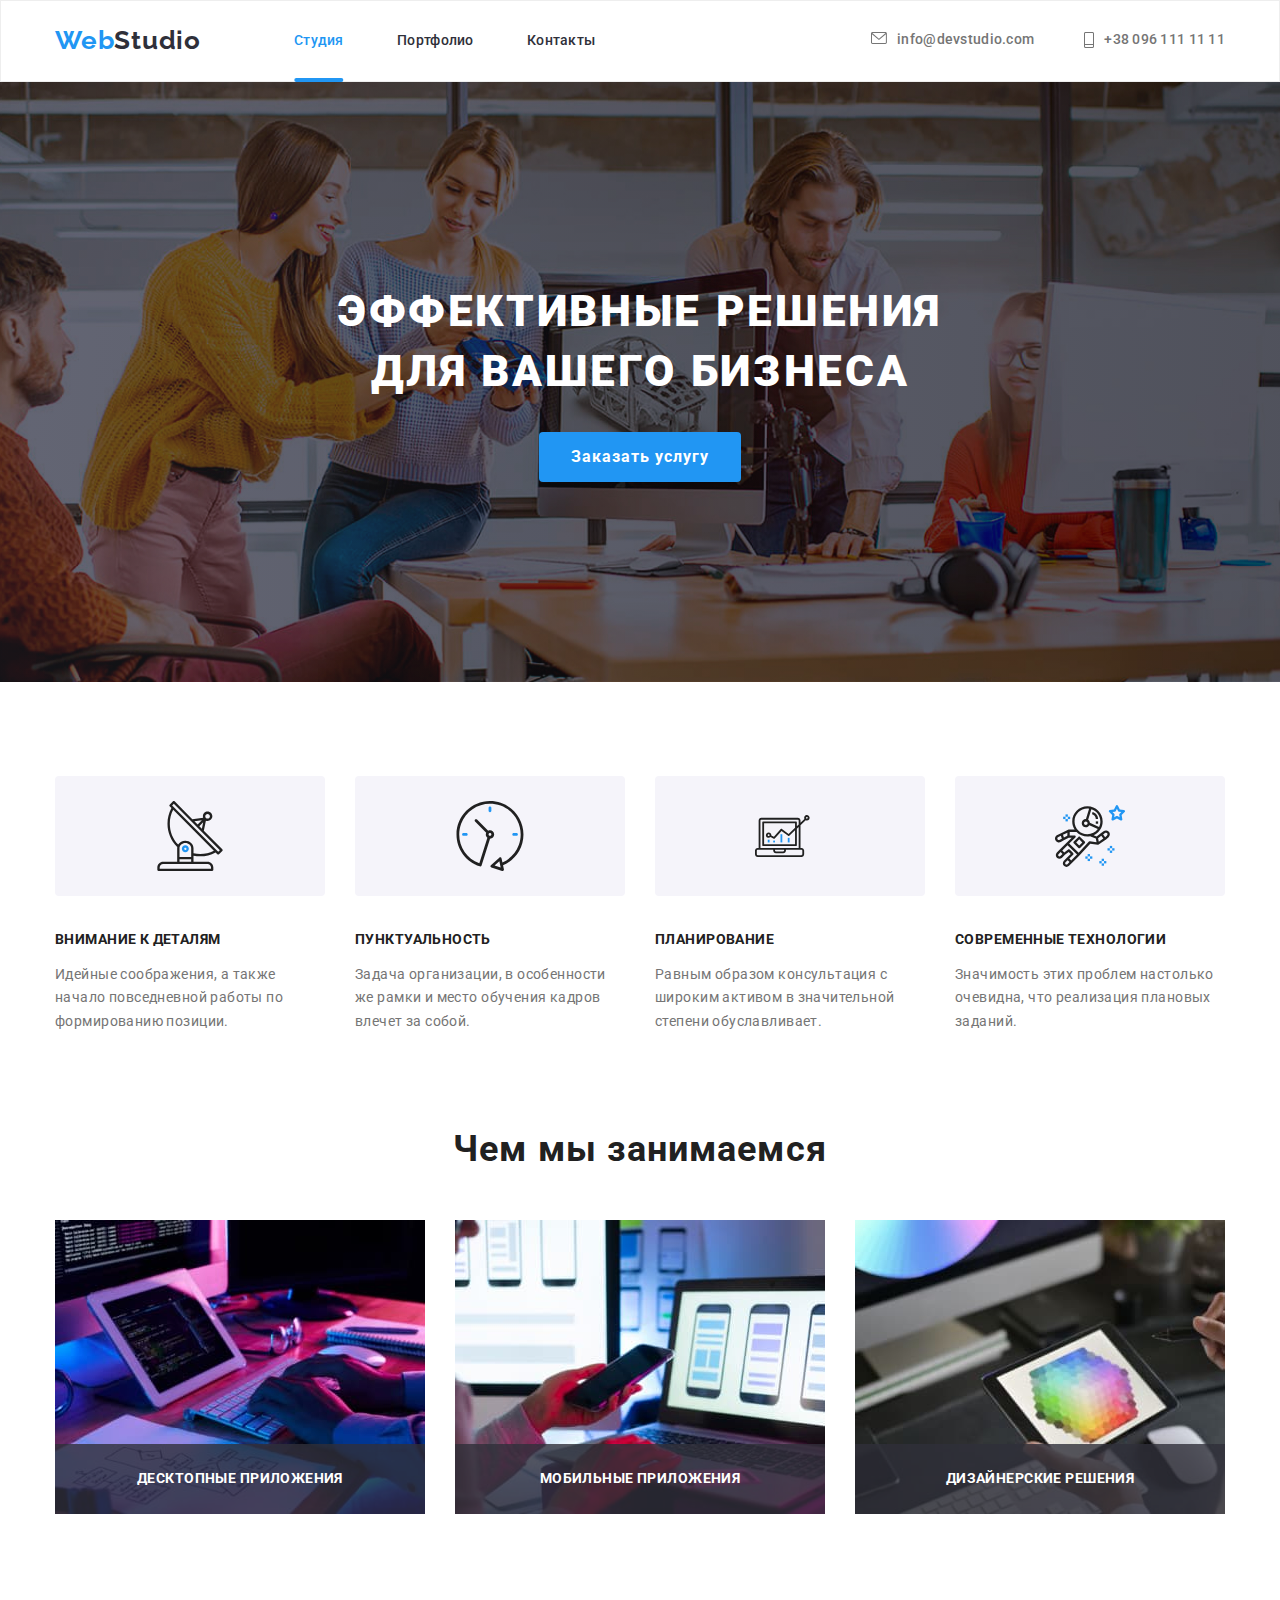
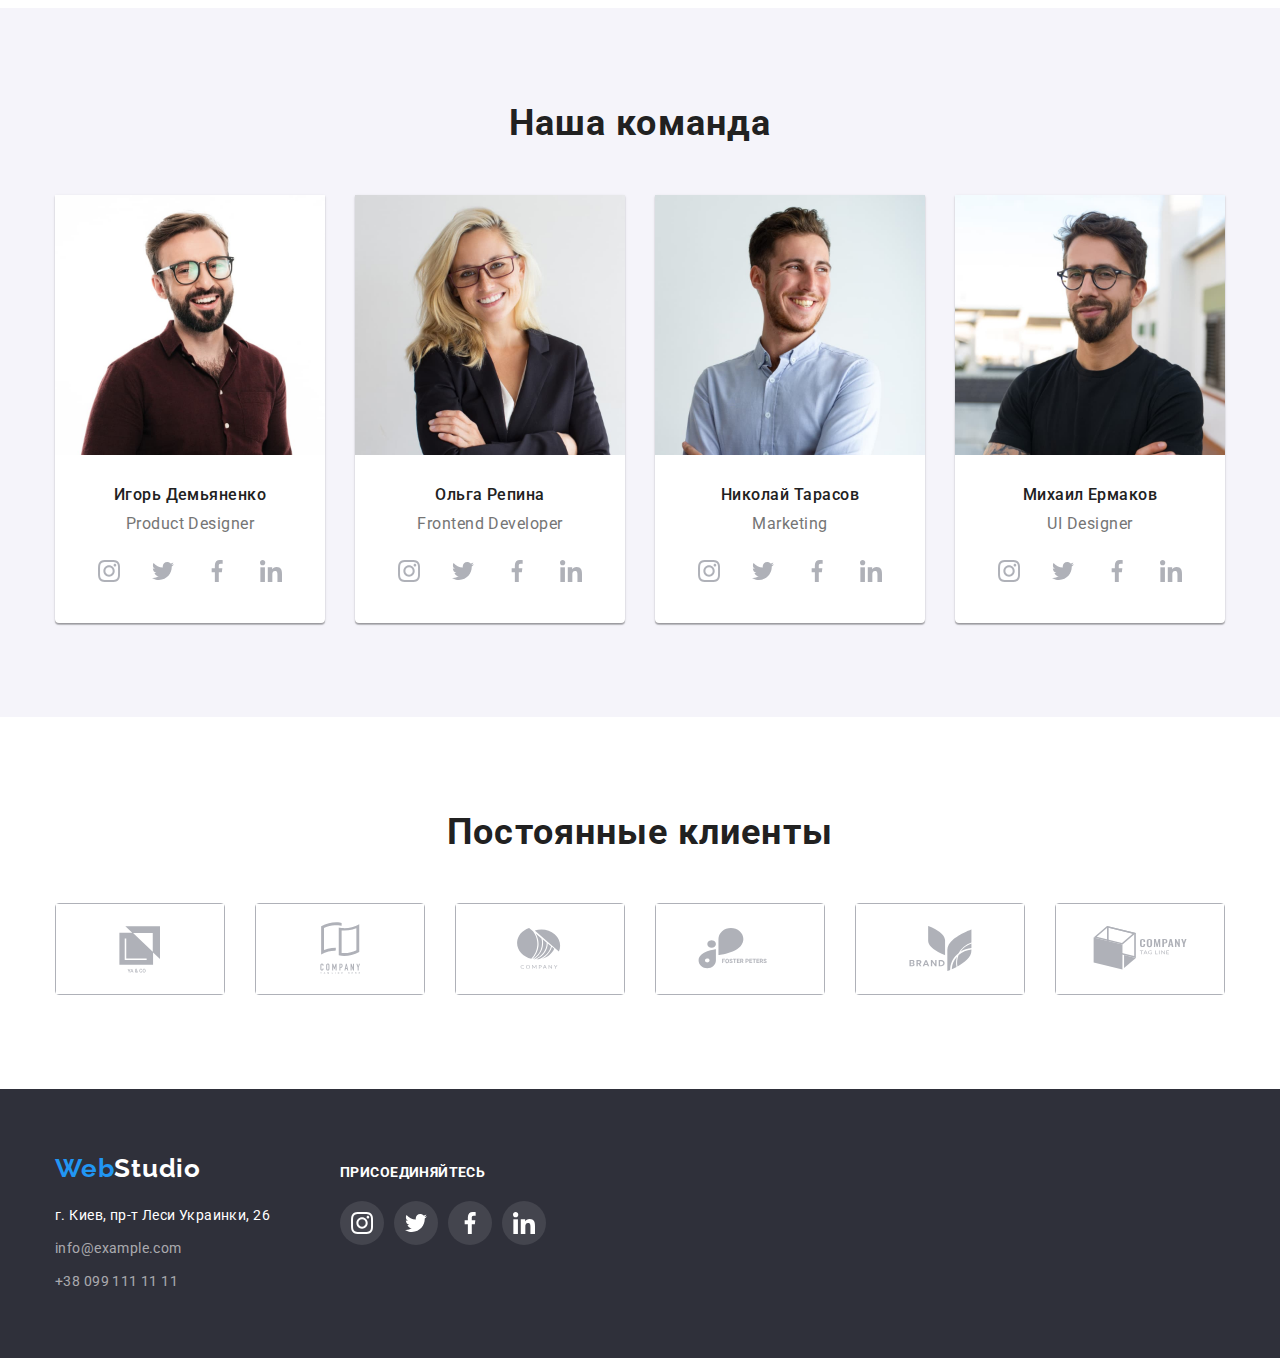
<file: index.html>
<!DOCTYPE html>

<html lang="ru">

    <head>
        <meta charset="UTF-8">
        <meta name="viewport" content="width-device-width, initial-scale-1.0">
        <link rel="preconnect" href="https://fonts.googleapis.com">
        <link rel="preconnect" href="https://fonts.gstatic.com" crossorigin>
        <link href="https://fonts.googleapis.com/css2?family=Raleway:wght@400;500;700;900&family=Roboto:wght@400;500;700;900&display=swap"
        rel="stylesheet">
        <link rel="stylesheet" href="https://cdnjs.cloudflare.com/ajax/libs/modern-normalize/1.1.0/modern-normalize.min.css" />
        <link rel="stylesheet" href="css/styles.css">
        <title>Homework 4</title>
            
    </head>

    <body>
        
        <header class="topline">
            
            <div class="conteiner">
                <a href="" class="logo" ><span class="bluewords">Web</span><span class="blackwords">Studio</span></a>
                <nav class="topline-nav">
                    
                    <ul class="menu-nav">
                        <li class = "item-nav"> 
                            
                                <a class="current-page first-page" href="./index.html">Студия</a></li>
                                
                        <li class = "item-nav"> <a class ="page" href="./potrfolio.html">Портфолио</a></li>
                        <li class = "item-nav"> <a class ="page" href="https://goo.gl/maps/EKqUcqqfUvBnX7aQ7">Контакты</a></li>
                    </ul>
                </nav>
                
                <ul class="menu-nav-address">
                    <li class = "item-nav">
                       
                        <a class ="contact" href="mailto:info@devstudio.com">
                            <svg class="icon-contact-mail" width="16px" height="12px">
                                <use href="./images/icons.svg#icon-mail"></use>
                            </svg>info@devstudio.com
                        </a>
                    </li>

                    <li class = "item-nav">
                        <a class ="contact" href="tel:+380961111111">
                            <svg class="icon-contact" width="10px" height="16px">
                                <use href="./images/icons.svg#icon-phone"></use>
                            </svg>+38 096 111 11 11
                        </a>
                    </li>
                        
                </ul>
            </div>
        </header>
     
        <main class="main">
            <section class="main-top" >
                <div class="conteiner">
                    <h1 class= "tittle-big">Эффективные решения для вашего бизнеса</h1>
                    <button class="button" type="button" data-modal-open>Заказать услугу</button>
                </div>
            </section>
            
            <section class="main-benefits section">
                <div class="conteiner">
                    <h2 class="hidden-tittle">Наши приимущества</h2>
                    <ul class="menu-main-nav">
                        <li class="item-benefits">
                            <div class="icon-item">
                                <svg  width="70" height="70">
                                    <use href="./images/icons.svg#icon-plate"></use>
                                </svg>
                            </div>
                            <h3 class="item-benefits-tittle">Внимание к деталям</h3>
                            <p class="item-benefits-content">Идейные соображения, а также начало повседневной работы по формированию
                                позиции.</p>
                        </li>
                        <li class="item-benefits">
                            <div class="icon-item">
                                <svg width="70" height="70">
                                    <use href="./images/icons.svg#icon-time"></use>
                                </svg>
                            </div>
                            <h3 class="item-benefits-tittle">Пунктуальность</h3>
                            <p class="item-benefits-content">Задача организации, в особенности же рамки и место обучения кадров
                                влечет за собой.</p>
                        </li>
                        <li class="item-benefits">
                            <div class="icon-item">
                                <svg  width="70" height="70">
                                    <use href="./images/icons.svg#icon-diagram"></use>
                                </svg>
                            </div>
                            <h3 class="item-benefits-tittle">Планирование</h3>
                            <p class="item-benefits-content">Равным образом консультация с широким активом в значительной степени
                                обуславливает.</p>
                        </li>
                        <li class="item-benefits">
                            <div class="icon-item">
                                <svg  width="70" height="70">
                                    <use href="./images/icons.svg#icon-astronaut"></use>
                                </svg>
                            </div>
                            <h3 class="item-benefits-tittle">Современные технологии</h3>
                            <p class="item-benefits-content">Значимость этих проблем настолько очевидна, что реализация плановых
                                заданий.</p>
                        </li>
                    </ul>
                </div>
            </section>


            <section class="main-our-work section">
                <div class="conteiner">
                    <h2 class= "tittle-small"> Чем мы занимаемся</h2>
                    
                    <ul class="menu-main-nav">
                        <li class = "item-work">
                            <div class="thumb">
                                <img class ="picture" src="images/img1.jpg"  alt="descktop app">
                                <p class="label">Десктопные приложения</p>
                            </div>
                        </li>
                        <li class = "item-work">
                            <div class="thumb">
                                <img class ="picture" src="images/img2.jpg"  alt="mobile app">
                                <p class="label">Мобильные приложения</p>
                            </div>
                        </li>
                        <li class = "item-work">
                            <div class="thumb">
                                <img class="picture" src="images/img3.jpg" alt="web design">
                                <p class="label">Дизайнерские решения</p>
                            </div>
                        </li>
                    
                    </ul>
                </div>
            
            </section>
            <section class="main-our-team section">
                <div class="conteiner">
                    <h2 class= "tittle-small">Наша команда</h2>
                        <ul class="menu-main-nav">
                            <li class = "item-worker">
                            <img class ="picture" src="images/photo1.jpg" width="270" height="260" alt="Product Designer">
                            <h3 class = "item-worker-name">Игорь Демьяненко</h3>
                                <p class="item-worker-type">Product Designer</p>
                                <ul class = "social-list">
                                    <li class="social-item">
                                        <a href="" class="button-social">
                                            <svg class="icon-social-item"  width="44x" height="44x">
                                                <use href="./images/icons.svg#icon-instagram"></use>
                                            </svg>
                                        </a>
                                    </li>
                                    <li class="social-item">
                                        <a href="" class="button-social">
                                            <svg class="icon-social-item" width="44px" height="44px" >
                                                <use href="./images/icons.svg#icon-twitter"></use>
                                            </svg>
                                        </a>
                                    </li>
                                    <li class="social-item">
                                        <a href="" class="button-social">
                                            <svg class="icon-social-item" width="44x" height="44x" >
                                                <use href="./images/icons.svg#icon-facebook"></use>
                                            </svg>
                                        </a>
                                    </li>
                                    <li class="social-item">
                                        <a href="" class="button-social">
                                            <svg class="icon-social-item" width="44x" height="44x" >
                                                <use href="./images/icons.svg#icon-linkedin"></use>
                                            </svg>
                                        </a>
                                    </li>
                                </ul>
                            </li>
                        <li class = "item-worker">
                        <img class ="picture" src="images/photo2.jpg" width="270" height="260" alt="Frontend Develope">
                            <h3 class = "item-worker-name">Ольга Репина</h3>
                            <p class="item-worker-type">Frontend Developer</p>
                            <ul class="social-list">
                                <li class="social-item">
                                    <a href="" class="button-social">
                                        <svg class="icon-social-item" width="44x" height="44x">
                                            <use href="./images/icons.svg#icon-instagram"></use>
                                        </svg>
                                    </a>
                                </li>
                                <li class="social-item">
                                    <a href="" class="button-social">
                                        <svg class="icon-social-item" width="44px" height="44px">
                                            <use href="./images/icons.svg#icon-twitter"></use>
                                        </svg>
                                    </a>
                                </li>
                                <li class="social-item">
                                    <a href="" class="button-social">
                                        <svg class="icon-social-item" width="44x" height="44x">
                                            <use href="./images/icons.svg#icon-facebook"></use>
                                        </svg>
                                    </a>
                                </li>
                                <li class="social-item">
                                    <a href="" class="button-social">
                                        <svg class="icon-social-item" width="44x" height="44x">
                                            <use href="./images/icons.svg#icon-linkedin"></use>
                                        </svg>
                                    </a>
                                </li>
                            </ul>
                        </li>    
                        <li class = "item-worker">
                        <img class ="picture" src="images/photo3.jpg" width="270" height="260" alt="Marketing">
                            <h3 class = "item-worker-name">Николай Тарасов</h3>
                            <p class="item-worker-type">Marketing</p>
                            <ul class="social-list">
                                <li class="social-item">
                                    <a href="" class="button-social">
                                        <svg class="icon-social-item" width="44x" height="44x">
                                            <use href="./images/icons.svg#icon-instagram"></use>
                                        </svg>
                                    </a>
                                </li>
                                <li class="social-item">
                                    <a href="" class="button-social">
                                        <svg class="icon-social-item" width="44px" height="44px">
                                            <use href="./images/icons.svg#icon-twitter"></use>
                                        </svg>
                                    </a>
                                </li>
                                <li class="social-item">
                                    <a href="" class="button-social">
                                        <svg class="icon-social-item" width="44x" height="44x">
                                            <use href="./images/icons.svg#icon-facebook"></use>
                                        </svg>
                                    </a>
                                </li>
                                <li class="social-item">
                                    <a href="" class="button-social">
                                        <svg class="icon-social-item" width="44x" height="44x">
                                            <use href="./images/icons.svg#icon-linkedin"></use>
                                        </svg>
                                    </a>
                                </li>
                            </ul>
                        </li>
                        <li class = "item-worker">
                        <img class ="picture" src="images/photo4.jpg" width="270" height="260" alt="UI Designer">
                            <h3 class = "item-worker-name">Михаил Ермаков</h3>
                            <p class="item-worker-type">UI Designer</p>
                            <ul class="social-list">
                                <li class="social-item">
                                    <a href="" class="button-social">
                                        <svg class="icon-social-item" width="44x" height="44x">
                                            <use href="./images/icons.svg#icon-instagram"></use>
                                        </svg>
                                    </a>
                                </li>
                                <li class="social-item">
                                    <a href="" class="button-social">
                                        <svg class="icon-social-item" width="44px" height="44px">
                                            <use href="./images/icons.svg#icon-twitter"></use>
                                        </svg>
                                    </a>
                                </li>
                                <li class="social-item">
                                    <a href="" class="button-social">
                                        <svg class="icon-social-item" width="44x" height="44x">
                                            <use href="./images/icons.svg#icon-facebook"></use>
                                        </svg>
                                    </a>
                                </li>
                                <li class="social-item">
                                    <a href="" class="button-social">
                                        <svg class="icon-social-item" width="44x" height="44x">
                                            <use href="./images/icons.svg#icon-linkedin"></use>
                                        </svg>
                                    </a>
                                </li>
                            </ul>
                        </li>
                    </ul>
                </div>
            </section>

            <section class="main-clients section">
                <div class="conteiner">
                    <h2 class="tittle-small">Постоянные клиенты</h2>
                    <ul class="menu-main-nav">
                        <li class="item-client">
                            <a href="" class="button-client">
                                <svg class="icon-client" width="170px" height="92px">
                                    <use href="./images/icons.svg#icon-client-1"></use>
                                </svg>
                            </a>
                             
                        </li>
                        <li class="item-client">
                            <a href="" class="button-client">
                                <svg class="icon-client" width="170px" height="92px">
                                    <use href="./images/icons.svg#icon-client-2"></use>
                                </svg>
                            </a>
                        </li>
                        <li class="item-client">
                            <a href="" class="button-client">
                                <svg class="icon-client" width="170px" height="92px">
                                    <use href="./images/icons.svg#icon-client-3"></use>
                                </svg>
                            </a>
                        </li>
                        <li class="item-client">
                            <a href="" class="button-client">
                                <svg class="icon-client" width="170px" height="92px">
                                    <use href="./images/icons.svg#icon-client-4"></use>
                                </svg>
                            </a>
                        </li>
                        <li class="item-client">
                            <a href="" class="button-client">
                                <svg class="icon-client" width="170px" height="92px">
                                    <use href="./images/icons.svg#icon-client-5"></use>
                                </svg>
                            </a>
                        </li>
                        <li class="item-client">
                            <a href="" class="button-client">
                                <svg class="icon-client" width="170px" height="92px">
                                    <use href="./images/icons.svg#icon-client-6"></use>
                                </svg>
                            </a>
                        </li>
                    </ul>
                </div>
            </section>
            
        </main>
        <footer class="footer">
            <div class="conteiner">
                
               
                <div class="footer-company">
                    <a href="" class = "logo"><span class="bluewords">Web</span><span class="whitewords">Studio</span></a> 
                    <address class="address-footer">
                        <ul class="menu-nav">
                            <li class = "item-footer">
                                <a class = "st-footer-address" href="https://goo.gl/maps/EKqUcqqfUvBnX7aQ7">г. Киев, пр-т Леси Украинки, 26</a>
                            </li>
                            <li class = "item-footer">
                                <a class = "st-footer" href="mailto:info@example.com">info@example.com</a>
                            </li>
                            <li class = "item-footer">
                                <a class = "st-footer" href="tel:+380991111111">+38 099 111 11 11</a>
                            </li>
                        </ul>
                    </address>
                </div>
            
            
                <div class="footer-social">
                    <p class="tittle-footer">Присоединяйтесь</p>
                    
                    <ul class="social-list">
                        <li class="social-item">
                            <a href="" class="button-social">
                                <svg class="icon-social-item" width="44px" height="44px">
                                    <use href="./images/icons.svg#icon-instagram"></use>
                                </svg>
                            </a>
                        </li>
                        <li class="social-item">
                            <a href="" class="button-social">
                                <svg class="icon-social-item" width="44px" height="44px">
                                    <use href="./images/icons.svg#icon-twitter"></use>
                                </svg>
                            </a>
                        </li>
                        <li class="social-item">
                            <a href="" class="button-social">
                                <svg class="icon-social-item" width="44px" height="44px">
                                    <use href="./images/icons.svg#icon-facebook"></use>
                                </svg>
                            </a>
                        </li>
                        <li class="social-item">
                            <a href="" class="button-social">
                                <svg class="icon-social-item" width="44px" height="44px">
                                    <use href="./images/icons.svg#icon-linkedin"></use>
                                </svg>
                            </a>
                        </li>
                    </ul>
                </div>
                    
            </div>    
        </footer>
       
       <div class="backdrop is-hidden" data-modal>
            <div class="conteiner">
                <div class="modal">
                    <button class="modal-close-button" type="button" data-modal-close>
                        <svg class="icon-close" width="18px" height="18px">
                            <use href="./images/icons.svg#icon-close"></use>
                        </svg>
                    </button>
                </div>
            </div>
       </div>
        <script src="./js/modal.js"></script>
    </body>

</html>
</file>
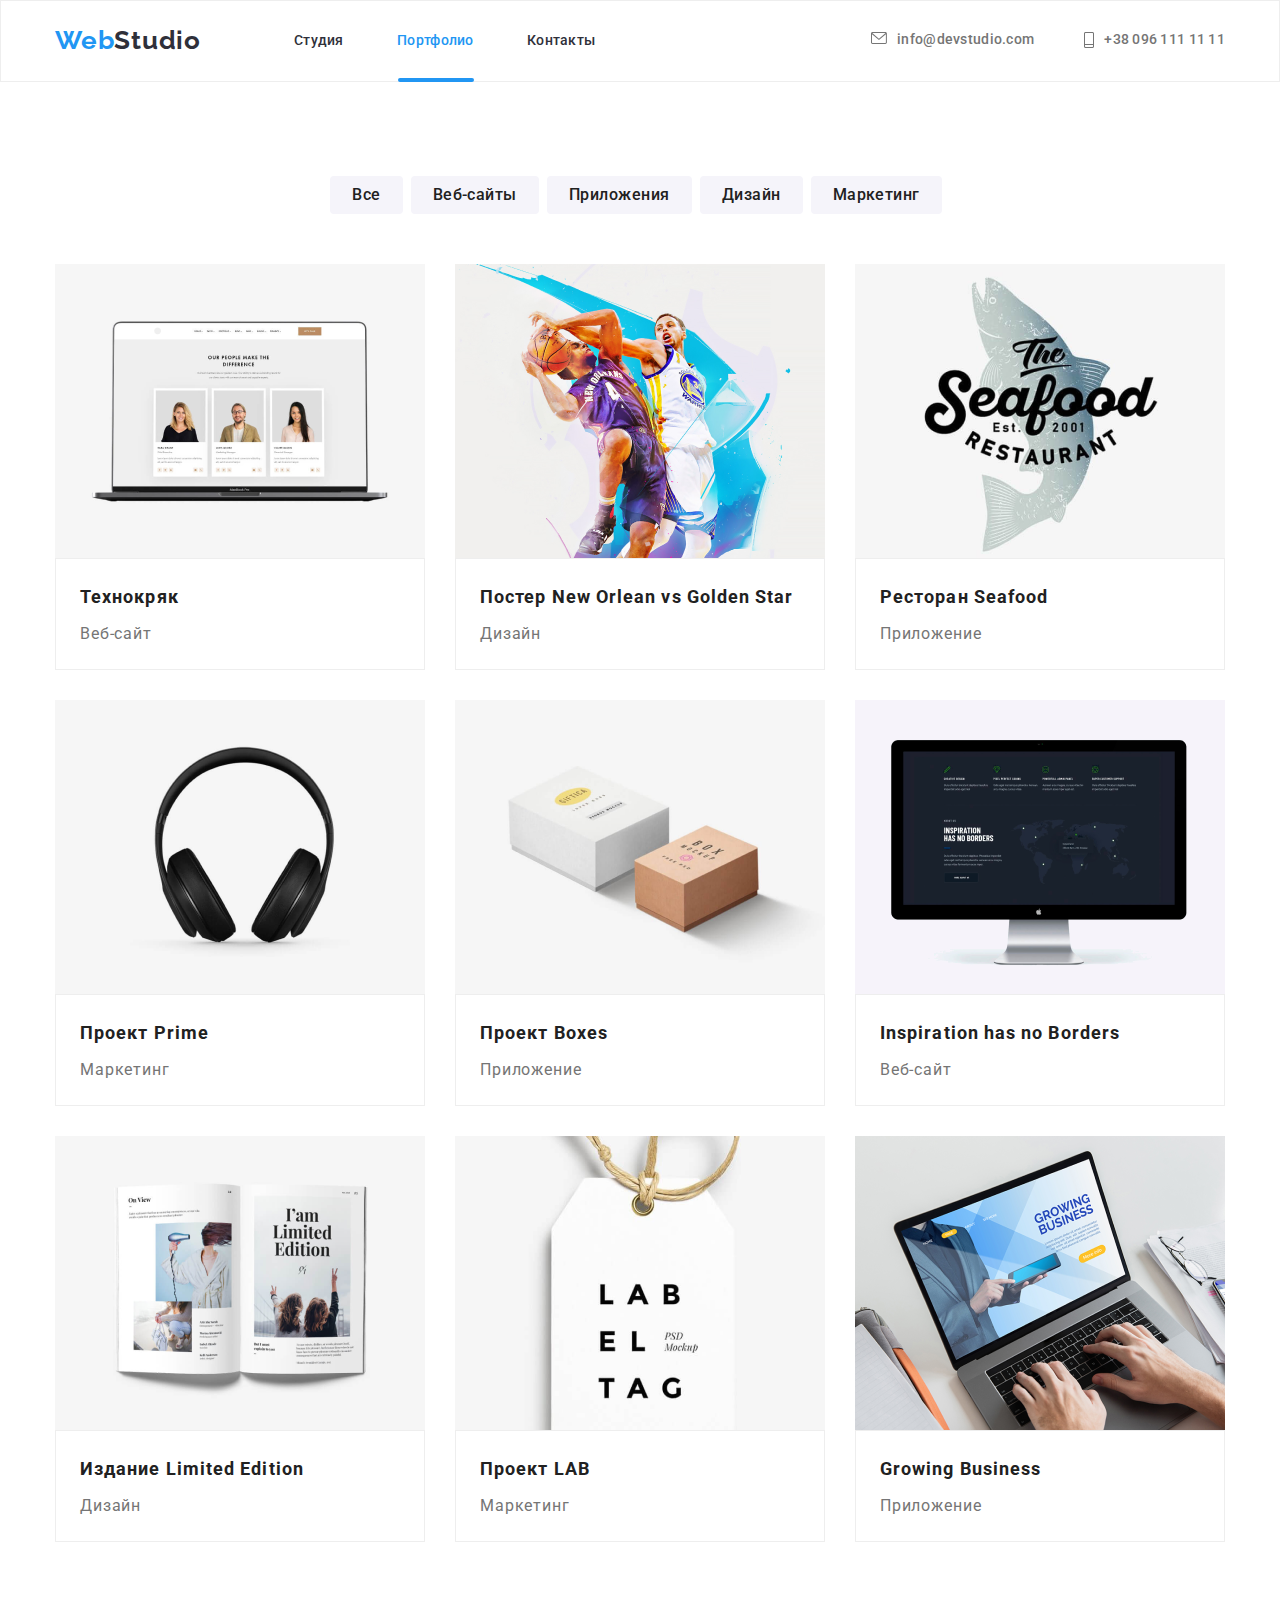
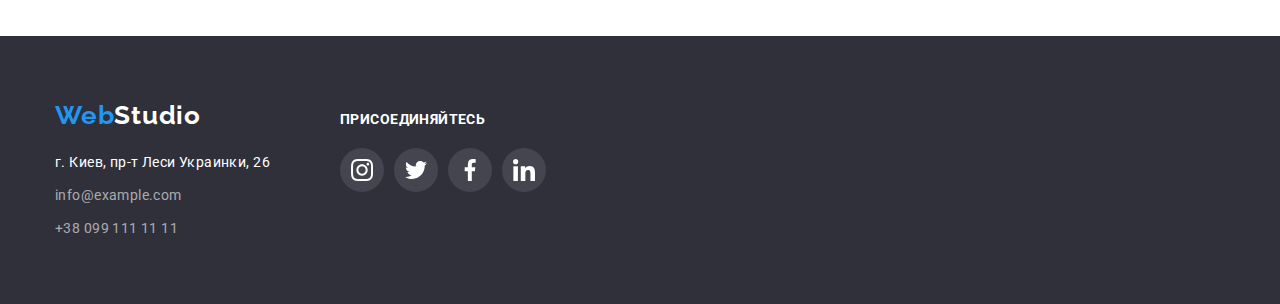
<file: potrfolio.html>
<!DOCTYPE html>

<html lang="ru">

<head>
    <meta charset="UTF-8">
    <meta name="viewport" content="width-device-width, initial-scale-1.0">
    <link rel="preconnect" href="https://fonts.googleapis.com">
    <link rel="preconnect" href="https://fonts.gstatic.com" crossorigin>
    <link href="https://fonts.googleapis.com/css2?family=Raleway:wght@400;500;700;900&family=Roboto:wght@400;500;700;900&display=swap"
        rel="stylesheet">
    <link rel="stylesheet" href="https://cdnjs.cloudflare.com/ajax/libs/modern-normalize/1.1.0/modern-normalize.min.css"/>
    <link rel="stylesheet" href="css/styles.css">
    <title>Homework 4</title>

</head>

<body>
    <script src="./js/modal.js"></script>

    <header class="topline">
        <div class="conteiner">
            <a class="logo" href=""><span class="bluewords">Web</span><span class="blackwords">Studio</span></a>
            <nav class="topline-nav">
    
                <ul class="menu-nav">
                    <li class="item-nav"> <a class="page" href="./index.html">Студия</a></li>
                    <li class="item-nav"> <a class="current-page second-page" href="./potrfolio.html">Портфолио</a></li>
                    <li class="item-nav"> <a class="page" href="https://goo.gl/maps/EKqUcqqfUvBnX7aQ7">Контакты</a></li>
                </ul>
            </nav>
    
            <ul class="menu-nav-address">
                <li class="item-nav">
    
                    <a class="contact" href="mailto:info@devstudio.com">
                        <svg class="icon-contact-mail" width="16px" height="12px">
                            <use href="./images/icons.svg#icon-mail"></use>
                        </svg>info@devstudio.com</a>
                </li>
                
                <li class="item-nav">
                    <a class="contact" href="tel:+380961111111">
                        <svg class="icon-contact" width="10px" height="16px">
                            <use href="./images/icons.svg#icon-phone"></use>
                        </svg>+38 096 111 11 11
                    </a>
                </li>

            </ul>
        </div>
    </header>
   
    <main class="filters-main">
        <section class="main-our-projects section">
            <div class="conteiner">
            <h1 class="hidden-tittle">Наши проэкты</h1>
                <ul class="filters-list">
                    
                    <li class="item-filter">
                        <button type="button" class="button-portfolio">Все</button>
                    </li>

                    <li class="item-filter">
                        <button type="button" class="button-portfolio">Веб-сайты</button>
                    </li>

                    <li class="item-filter">
                        <button type="button" class="button-portfolio">Приложения</button>
                    </li>

                    <li class="item-filter">
                        <button type="button" class="button-portfolio">Дизайн</button>
                    </li>

                    <li class="item-filter">
                        <button type="button" class="button-portfolio">Маркетинг</button>
                    </li>
            </ul>
            
                <ul class="menu-nav-project">
                    
                    <li class="item-project">
                        <a class ="refer-project">
                            <div class="picture-block">
                                <img class ="picture" src="images/technockrack.png"  alt="Product Designer">
                                <div class="overlay-project">
                                    <p>Ресурс предлагает комплексные предложения с разным уровнем функционала и сервисов. Все это позволит посетителю
                                        получить
                                        исчерпывающие сведения  о компании или частном лице.</p>
                                </div>
                            </div>
                            
                            <div class="element-project">
                                <h2 class = "tittle-item-project">Технокряк</h2>
                                <p class="tittle-item-type">Веб-сайт</p>
                            </div>
                           
                        </a>
                    </li>

                    <li class="item-project">
                        <a class="refer-project">
                            <div class="picture-block">
                                <img class="picture" src="images/goldenstar.png" alt="Frontend Develope">
                                <div class="overlay-project">
                                    <p>Ресурс предлагает комплексные предложения с разным уровнем функционала и сервисов. Все это позволит
                                        посетителю
                                        получить
                                        исчерпывающие сведения  о компании или частном лице.</p>
                                </div>
                            </div>
                            
                            <div class="element-project">
                                <h2 class = "tittle-item-project">Постер New Orlean vs Golden Star</h2>
                                <p class="tittle-item-type">Дизайн</p>
                            </div>
                           
                        </a>
                    </li>

                    <li class="item-project">
                        <a class="refer-project">
                            <div class="picture-block">
                                <img class="picture" src="images/seafood.png" alt="Marketing">
                                <div class="overlay-project">
                                    <p>Ресурс предлагает комплексные предложения с разным уровнем функционала и сервисов. Все это позволит
                                        посетителю
                                        получить
                                        исчерпывающие сведения  о компании или частном лице.</p>
                                </div>
                            </div>
                            
                            <div class="element-project">
                                <h2 class = "tittle-item-project">Ресторан Seafood</h2>
                                <p class="tittle-item-type">Приложение</p>
                            </div>
                           
                        </a>
                    </li>

                    <li class="item-project">
                        <a class="refer-project">
                            <div class="picture-block">
                                <img class="picture" src="images/prime.png" alt="UI Designer">
                                <div class="overlay-project">
                                    <p>Ресурс предлагает комплексные предложения с разным уровнем функционала и сервисов. Все это позволит
                                        посетителю
                                        получить
                                        исчерпывающие сведения  о компании или частном лице.</p>
                                </div>
                            </div>
                            
                            <div class="element-project">
                                <h2 class = "tittle-item-project">Проект Prime</h2>
                                <p class="tittle-item-type">Маркетинг</p>
                            </div>
                        
                        </a>
                    </li>

                    <li class="item-project">
                        <a class="refer-project">
                            <div class="picture-block">
                                <img class="picture" src="images/boxes.png" alt="UI Designer">
                                <div class="overlay-project">
                                    <p>Ресурс предлагает комплексные предложения с разным уровнем функционала и сервисов. Все это позволит
                                        посетителю
                                        получить
                                        исчерпывающие сведения  о компании или частном лице.</p>
                                </div>
                            </div>
                            
                            <div class="element-project">
                                <h2 class = "tittle-item-project">Проект Boxes</h2>
                                <p class="tittle-item-type">Приложение</p>
                            </div>
                            
                        </a>
                    </li>

                    <li class="item-project">
                        <a class="refer-project">
                            <div class="picture-block">
                                <img class="picture" src="images/inspiratiion.png" alt="UI Designer">
                                <div class="overlay-project">
                                    <p>Ресурс предлагает комплексные предложения с разным уровнем функционала и сервисов. Все это позволит
                                        посетителю
                                        получить
                                        исчерпывающие сведения  о компании или частном лице.</p>
                                </div>
                            </div>
                            
                            <div class="element-project">
                                <h2 class = "tittle-item-project">Inspiration has no Borders</h2>
                                <p class="tittle-item-type">Веб-сайт</p>
                            </div>
                            
                        </a>
                    </li>

                    <li class="item-project">
                        <a class="refer-project">
                            <div class="picture-block">
                                <img class="picture" src="images/limitededition.png" alt="UI Designer">
                                <div class="overlay-project">
                                    <p>Ресурс предлагает комплексные предложения с разным уровнем функционала и сервисов. Все это позволит
                                        посетителю
                                        получить
                                        исчерпывающие сведения  о компании или частном лице.</p>
                                </div>
                            </div>
                            
                            <div class="element-project">
                                <h2 class = "tittle-item-project">Издание Limited Edition</h2>
                                <p class="tittle-item-type">Дизайн</p>
                            </div>
                           
                        </a>
                    </li>

                    <li class="item-project">
                        <a class="refer-project">
                            <div class="picture-block">
                                <img class="picture" src="images/lab.png" alt="UI Designer">
                                <div class="overlay-project">
                                    <p>Ресурс предлагает комплексные предложения с разным уровнем функционала и сервисов. Все это позволит
                                        посетителю
                                        получить
                                        исчерпывающие сведения  о компании или частном лице.</p>
                                </div>
                            </div>
                            
                            <div class="element-project">
                                <h2 class = "tittle-item-project">Проект LAB</h2>
                                <p class="tittle-item-type">Маркетинг</p>
                            </div>
                            
                        </a>
                    </li>

                    <li class="item-project">
                        <a class="refer-project">
                            <div class="picture-block">
                                <img class="picture" src="images/growingbussiness.png" alt="UI Designer">
                                <div class="overlay-project">
                                    <p>Ресурс предлагает комплексные предложения с разным уровнем функционала и сервисов. Все это позволит
                                        посетителю
                                        получить
                                        исчерпывающие сведения  о компании или частном лице.</p>
                                </div>

                            </div>
                            <div class="element-project">
                                <h2 class="tittle-item-project">Growing Business</h2>
                                <p class="tittle-item-type">Приложение</p>
                            </div>
                            
                           
                        </a>   
                    </li>

                </ul>
            </div>
        </section>

    </main>
    
    <footer class="footer">
        <div class="conteiner">
    
    
            <div class="footer-company">
                <a class="logo"><span class="bluewords">Web</span><span class="whitewords">Studio</span></a>
                <address class="address-footer">
                    <ul class="menu-nav">
                        <li class="item-footer">
                            <a class="st-footer-address" href="https://goo.gl/maps/EKqUcqqfUvBnX7aQ7">г. Киев, пр-т Леси
                                Украинки, 26</a>
                        </li>
                        <li class="item-footer">
                            <a class="st-footer" href="mailto:info@example.com">info@example.com</a>
                        </li>
                        <li class="item-footer">
                            <a class="st-footer" href="tel:+380991111111">+38 099 111 11 11</a>
                        </li>
                    </ul>
                </address>
            </div>
    
    
            <div class="footer-social">
                <p class="tittle-footer">Присоединяйтесь</p>
    
                <ul class="social-list">
                    <li class="social-item">
                        <a class="button-social">
                            <svg class="icon-social-item" width="44x" height="44x">
                                <use href="./images/icons.svg#icon-instagram"></use>
                            </svg>
                        </a>
                    </li>
                    <li class="social-item">
                        <a class="button-social">
                            <svg class="icon-social-item" width="44px" height="44px">
                                <use href="./images/icons.svg#icon-twitter"></use>
                            </svg>
                        </a>
                    </li>
                    <li class="social-item">
                        <a class="button-social">
                            <svg class="icon-social-item" width="44x" height="44x">
                                <use href="./images/icons.svg#icon-facebook"></use>
                            </svg>
                        </a>
                    </li>
                    <li class="social-item">
                        <a class="button-social">
                            <svg class="icon-social-item" width="44x" height="44x">
                                <use href="./images/icons.svg#icon-linkedin"></use>
                            </svg>
                        </a>
                    </li>
                </ul>
            </div>
    
        </div>
    </footer>

   
</body>

</html>
</file>
<file: css/styles.css>
:root {
    --color-dark: #2F303A;
    --color-white: #FFF;
    --color-work: #E5E5E5;
    --color-grey: #F5F4FA;
    --color-darck-grey: #AFB1B8;
    --color-text: #212121;
    --color-blue: #2196F3;
    --color-brown: #757575;
    --color-border: #EEEEEE;
    --project-item-gep: 30px;
}

h1,
h2,
h3,
p,
ul {
    margin: 0;
    padding: 0;
}

body {
    margin: 0 0;
    font-family: 'Roboto', sans-serif;
    font-size: 14px;
    letter-spacing: 0.03em;
    color: var(--color-text);
    background: var(--color-white);
}

.conteiner {
    margin: 0 auto;
    width: 1200px;
    padding: 0 15px;
}

.main-our-work .conteiner {
    display: block;
    width: 1200px;
}

.topline .conteiner {
    display: flex;
    align-content: center;
}

.section {
    padding-top: 94px;
    padding-bottom: 94px;
}

.current-page {
    
    color: var(--color-blue);
}

 
.first-page::after {
    content: "";
    position: absolute;
    width: 100%;
    height: 4px;
    
    top: 46px;
    transform: translateX(-100%);
    background: var(--color-blue);
    border-radius: 2px;

    transition: transform 250ms cubic-bezier(0.4, 0, 0.2, 1);
    
}


.second-page::after {
    content: "";
    position: absolute;
    width: 76px;
    height: 4px;
    top: 46px;
    transform: translateX(-100%);
    background: var(--color-blue);
    border-radius: 2px;

    transition: transform 250ms cubic-bezier(0.4, 0, 0.2, 1);
    
}

.page {
    text-decoration: none;
    color: var(--color-dark);
}

.contact {
    text-decoration: none;
    color: var(--color-brown);
    display: flex;
    justify-items: center;
}

a:hover, a {
    text-decoration: none;
}

.logo {
    font-family: 'Raleway';
    font-style: normal;
    font-weight: 700;
    font-size: 26px;
    line-height: 1.19;
    /*31px*/
    ;
    /* identical to box height */
    text-decoration: none;
    letter-spacing: 0.03em;
    color: var(--color-dark);
}

.logo:hover {
    text-decoration-line: none;
    text-decoration-color: var(--color-blue);
}

.topline {
    background: var(--color-white);
    padding-top: 24px;
    padding-bottom: 25px;
    border: 1px solid var(--color-border);
}

.topline .logo {
    margin-right: 93px;
}

.topline-nav {
    align-self: center;
}

.menu-main-nav {
    padding-left: 0px;
    display: flex;
    justify-content: space-between;
    justify-items: center;
    list-style: none;
}

.menu-nav-address {
    display: flex;
    align-self: center;
    margin-left: auto;
}

.bluewords {
    color: var(--color-blue);
    text-decoration-color: none;
}

.blackwords {
    color: var(--color-dark) text-decoration-color: none;
}

.whitewords {
    color: var(--color-white);
    text-decoration-color: none;
}

.item-nav {
    position: relative;
    display: inline;
    list-style-type: none;
    font-weight: 500;
    line-height: 1.14;
    letter-spacing: 0.02em;
}

.item-nav:not(:last-child) {
    margin-right: 50px;
}

.contact:hover,
.current-page:hover,
.page:hover {
    color: var(--color-blue);
    text-decoration: none;
    text-decoration-line: none;
    text-decoration-color: var(--color-blue);
    
    transition: 250ms cubic-bezier(0.4, 0, 0.2, 1);
    
}



.tittle-big {
    
    width: 696px;
    margin: 0 auto 30px;
    font-family: 'Roboto';
    font-style: normal;
    font-weight: 900;
    font-size: 44px;
    line-height: 1.36;
    /*60px;
    /* or 136% */
    text-align: center;
    align-content: center;
    letter-spacing: 0.06em;
    text-transform: uppercase;
}

.tittle-small {
    /*padding-bottom: 50px;*/
    margin-bottom: 50px;
    font-family: 'Roboto';
    font-style: normal;
    font-weight: 700;
    font-size: 36px;
    line-height: 1.17;
    text-align: center;
    letter-spacing: 0.03em;
}

.tittle-footer {
    /*padding-bottom: 50px;
    margin-top: 8px;*/
    margin-bottom: 20px;
    font-family: 'Roboto';
    font-style: normal;
    font-weight: 700;
    text-transform: uppercase;
    line-height: 1.14;
    
    letter-spacing: 0.03em;
    color: var(--color-white);
}

.main-top {
    
    max-width: 1600px;
    margin: 0 auto;

    padding-top: 200px;
    padding-bottom: 200px;
    /*display: flex; 
    justify-content: center;*/
    text-align: center;
    background-color: var(--color-dark);
    color: var(--color-white);

    background-image: linear-gradient(to right,rgba(47, 48, 58, 0.4),rgba(0, 0, 0, 0.4)), url('../images/main-img.jpg');
    
    
    background-position: center, center;
    background-repeat: no-repeat, no-repeat;
}

.button {
    padding: 10px 32px;
    background: var(--color-blue);
    box-shadow: 0px 4px 4px rgba(0, 0, 0, 0.15);
    border-radius: 4px;
    border: 0px;
    font-style: normal;
    font-weight: 700;
    font-size: 16px;
    line-height: 1.88;
    /*30px;
    /* identical to box height, or 188% */
    align-items: center;
    text-align: center;
    letter-spacing: 0.06em;
    color: var(--color-white);
}

.button-portfolio {
    padding: 6px 22px;
    font-weight: 500;
    font-size: 16px;
    line-height: 1.6;
    /* identical to box height, or 162% */
    text-align: center;
    letter-spacing: 0.03em;
    color: var(--color-text);
    /* shadow-middle */
    
    border-radius: 4px;
    border: none;
    margin-right: 8px;
    background: var(--color-grey);
}

.button-portfolio:focus,
.button:focus {
    border-radius: 0px;
    box-shadow: 0px 3px 1px rgba(0, 0, 0, 0.1), 0px 1px 2px rgba(0, 0, 0, 0), 0px 2px 2px rgba(0, 0, 0, 0.12);
}

.button-portfolio:hover {
    background-color: var(--color-blue);
    color: var(--color-white);

    transition: 250ms cubic-bezier(0.4, 0, 0.2, 1);
}

.main-our-work {
    padding-top: 0;
}


.item-work {
    list-style-type: none;
}

.main-our-team {
    background: var(--color-grey);
}

.footer {
    padding: 64px 0px;
    font-style: normal;
    line-height: 1.19;
    background: var(--color-dark);
}

.footer .conteiner .logo {
    margin-bottom: 20px;
}

.footer .conteiner {
    display: flex;
    align-items: baseline;
}

.item-footer {
    line-height: 1.71;
    text-decoration: none;
    list-style: none;
    color: rgba(255, 255, 255, 0.6);
}

.item-footer:not(:last-child) {
    margin-bottom: 9px;
}

.menu-nav-project {
    margin: 0;
    padding: 0;
    list-style: none;
    display: flex;
    flex-wrap: wrap;
    margin-left: calc(-1*var(--project-item-gep));
    margin-top: calc(-1*var(--project-item-gep));
}

.menu-nav-project>.item-project {
   
    flex-basis: calc(100% / 3 - var(--project-item-gep));
    margin-left: var(--project-item-gep);
    margin-top: var(--project-item-gep);
}

.menu-nav-projec:nth-child(3n) {
    margin-left: 50px;
}

.item-project {
    letter-spacing: 0.06em;
    color: var(--color-text);
    background: var(--color-white);
}



.tittle-item-project {
    margin-bottom: 4px;
    font-weight: 700;
    font-size: 18px;
    line-height: 2;
    /* identical to box height, or 200% */
    letter-spacing: 0.06em;
    color: var(--color-text);
}

.tittle-item-type {
    line-height: 1.88;
    font-size: 16px;
    color: var(--color-brown);
}

.item-benefits {
    list-style-type: none;
    color: var(--color-brown);
    width: 270px;
}

.item-benefits:not(:last-child), 
.item-worker:not(:last-child), 
.item-client:not(:last-child), 
.item-work:not(:last-child) {
    
    margin-right: 30px;
}

.item-benefits-tittle {
    margin-bottom: 10px;
    font-size: 14px;
    font-style: normal;
    font-weight: 700;
    line-height: 1.92;
    color: var(--color-brown);
    text-transform: uppercase;
    color: var(--color-text);
}

.item-benefits-content {

    line-height: 1.71;
}

.item-worker {
    list-style-type: none;
    background-color: var(--color-white);
    /* material shadow v1 */
    box-shadow: 0px 1px 3px rgba(0, 0, 0, 0.12), 0px 1px 1px rgba(0, 0, 0, 0.14), 0px 2px 1px rgba(0, 0, 0, 0.2);
    border-radius: 0px 0px 4px 4px;
}

.st-footer {
    font-style: normal;
    text-decoration: none;
    color: rgba(255, 255, 255, 0.6);
}

.st-footer-address {
    font-style: normal;
    text-decoration: none;
    color: var(--color-white);
}

.footer .logo {
    margin-bottom: 20px;
}

.item-worker-name {
    margin-top: 30px;
    margin-bottom: 10px;
    font-family: 'Roboto';
    font-style: normal;
    font-weight: 500;
    font-size: 16px;
    line-height: 1.19;
    /* identical to box height */
    text-align: center;
    letter-spacing: 0.03em;
}

.item-worker-type {
    margin-bottom: 16px;
    font-family: 'Roboto';
    font-style: normal;
    font-size: 16px;
    line-height: 1.19;
    /* identical to box height */
    text-align: center;
    letter-spacing: 0.03em;
    color: var(--color-brown);
}

.filters-main {
    background: var(--color-white);
}

.filters-list {
    padding-bottom: 50px;
    list-style: none;
    display: flex;
    justify-content: center;
}



.hidden-tittle {
    display: none;
}

.picture {
    max-width: 100%;
    height: auto;
    display: block;
    position: relative;
}

.element-project {
    position: relative;
    padding: 20px 24px;
    border: 1px solid var(--color-border);
    border-left: 1px solid rgba(238, 238, 238, 1);
    border-right: 1px solid rgba(238, 238, 238, 1);
    border-bottom: 1px solid rgba(238, 238, 238, 1);
}

.address-footer {
;
    margin-top: 20px;
    

}

.icon-item {
    display: flex;
    align-items: center;
    justify-content: center;
    margin-bottom: 30px;
    background-color: var(--color-grey);
    /*padding: 25px 102.34px;*/
    height: 120px;
    border-radius: 4px;
    all
}

.icon-contact {
    margin-right: 10px;
    background-size: cover;
    fill: currentColor;
}

.icon-contact-mail {
    
    margin-right: 10px;
    background-size: cover;
    align-content: center;
    fill: currentColor;
   
}

.social-list {
    display: flex;
    justify-content: center;
    flex-wrap: wrap;
    list-style: none;
    /*margin: 0px 24px 30px;*/
    
}

.social-item {

    width: 44px;
    height: 44px;
}

.social-item:not(:last-child) {

    margin-right: 10px;
}

.menu-clients-nav {

    display: flex;
 
    list-style: none;

}


.item-client {

    width: 170px;
    height: 92px;
    border: 1px solid Var(--color-darck-grey);
    border-radius: 4px;
}


.footer-company {
   margin-right: 70px;

}



.button-social {
    
    display: flex;
    justify-content: center;
    align-items: center;
    
    width: 100%;
    height: 100%;
    
    color: var(--color-darck-grey);
    background-color: var(--color-white);
    border-radius: 50%;
    border: none;
}

.footer .button-social {
    
    background-color: rgba(255, 255, 255, 0.1);
}

.footer .icon-social-item {

    fill: var(--color-white);

}

.social-list {

    margin-bottom: 30px;
}

.button-client {

    display: flex;
    justify-content: center;
    align-items: center;

    width: 100%;
    height: 100%;

    color: var(--color-darck-grey);
    background-color: var(--color-white);
    
    
}

.button-social:hover {
    
    background-color: var(--color-blue);

    transition: 250ms cubic-bezier(0.4, 0, 0.2, 1);
}

.button-social:hover .icon-social-item{

   fill: var(--color-white);

   transition: 250ms cubic-bezier(0.4, 0, 0.2, 1);
}

.icon-social-item {
    display: inline-block;
    
   
    width: 22px;
    height: 22px;
  
    fill: currentColor;
}


.icon-client {

    fill: var(--color-darck-grey);
}

.icon-client:hover {

    fill: var(--color-blue);
    border: 1px solid var(--color-blue);
    border-color: var(--color-blue);
    transition: 250ms cubic-bezier(0.4, 0, 0.2, 1);
}

.refer-project {

    display: block;
    position: relative;
    
}

.overlay-project {
    position: absolute;
    bottom: 0;
    left: 0;
    
    width: 100%;
    height: 100%;

    padding: 63px 24px;

    transform: translateY(100%);
    transition: transform 250ms ease;
 
    
    background: rgba(33, 150, 243, 0.9);
    
    font-size: 18px;
    line-height: 1.14;
    /* or 156% */
    
    letter-spacing: 0.03em;
    
    color: var(--color-white);
    text-align: justify;
    
}

.picture-block {
    
    position: relative;
    overflow: hidden;
}



.refer-project:hover .overlay-project {
    transform: translateY(0);

    transition: 250ms cubic-bezier(0.4, 0, 0.2, 1);

}

.refer-project:hover {

    box-shadow: 0px 1px 1px rgba(0, 0, 0, 0.12), 0px 4px 4px rgba(0, 0, 0, 0.06), 1px 4px 6px rgba(0, 0, 0, 0.16);

    transition: 250ms cubic-bezier(0.4, 0, 0.2, 1);
}

.thumb {

    position: relative;
}

.thumb > .label {

    height: 70px;
    display: flex;
    justify-content: center;
    align-items: center;

    position: absolute;
    bottom: 0px;
    left: 0;
    right: 0;

    font-weight: 700;
    font-size: 14px;
    line-height: 1.14;
    text-align: center;
    letter-spacing: 0.03em;
    text-transform: uppercase;

    color: var(--color-white);
    background: rgba(47, 48, 58, 0.8);
}




/*Modal window*/
.backdrop {

    width: 100%;
    height: 100%;
    background-color: rgba(36,43,51,0.6);
    
}

.backdrop.is-hidden .modal {
    transform: translate(-50%, -50%) scale(0.9);
    
}

.modal {
    
    position: fixed;
    width: 528px;
    height: 581px;
    
    
    left: 50%;
    top: 50%;
    transform: translate(-50%, -50%) scale(1);

    background: var(--color-white);
    box-shadow: 0px 1px 3px rgba(0, 0, 0, 0.12), 0px 1px 1px rgba(0, 0, 0, 0.14), 0px 2px 1px rgba(0, 0, 0, 0.2);
    border-radius: 4px;

    transition: transform 250ms cubic-bezier(0.4, 0, 0.2, 1);
}

.modal-close-button {
    
    position: absolute;
    top: 8px;
    right: 8px;
    width: 30px;
    height: 30px;

    background: #FFFFFF;
    border: 1px solid rgba(0, 0, 0, 0.1);
    

    display: flex;
    justify-content: center;
    align-items: center;
}

.backdrop.is-hidden {
    
    opacity: 0;
    visibility: hidden;
    pointer-events: none;

}
</file>
